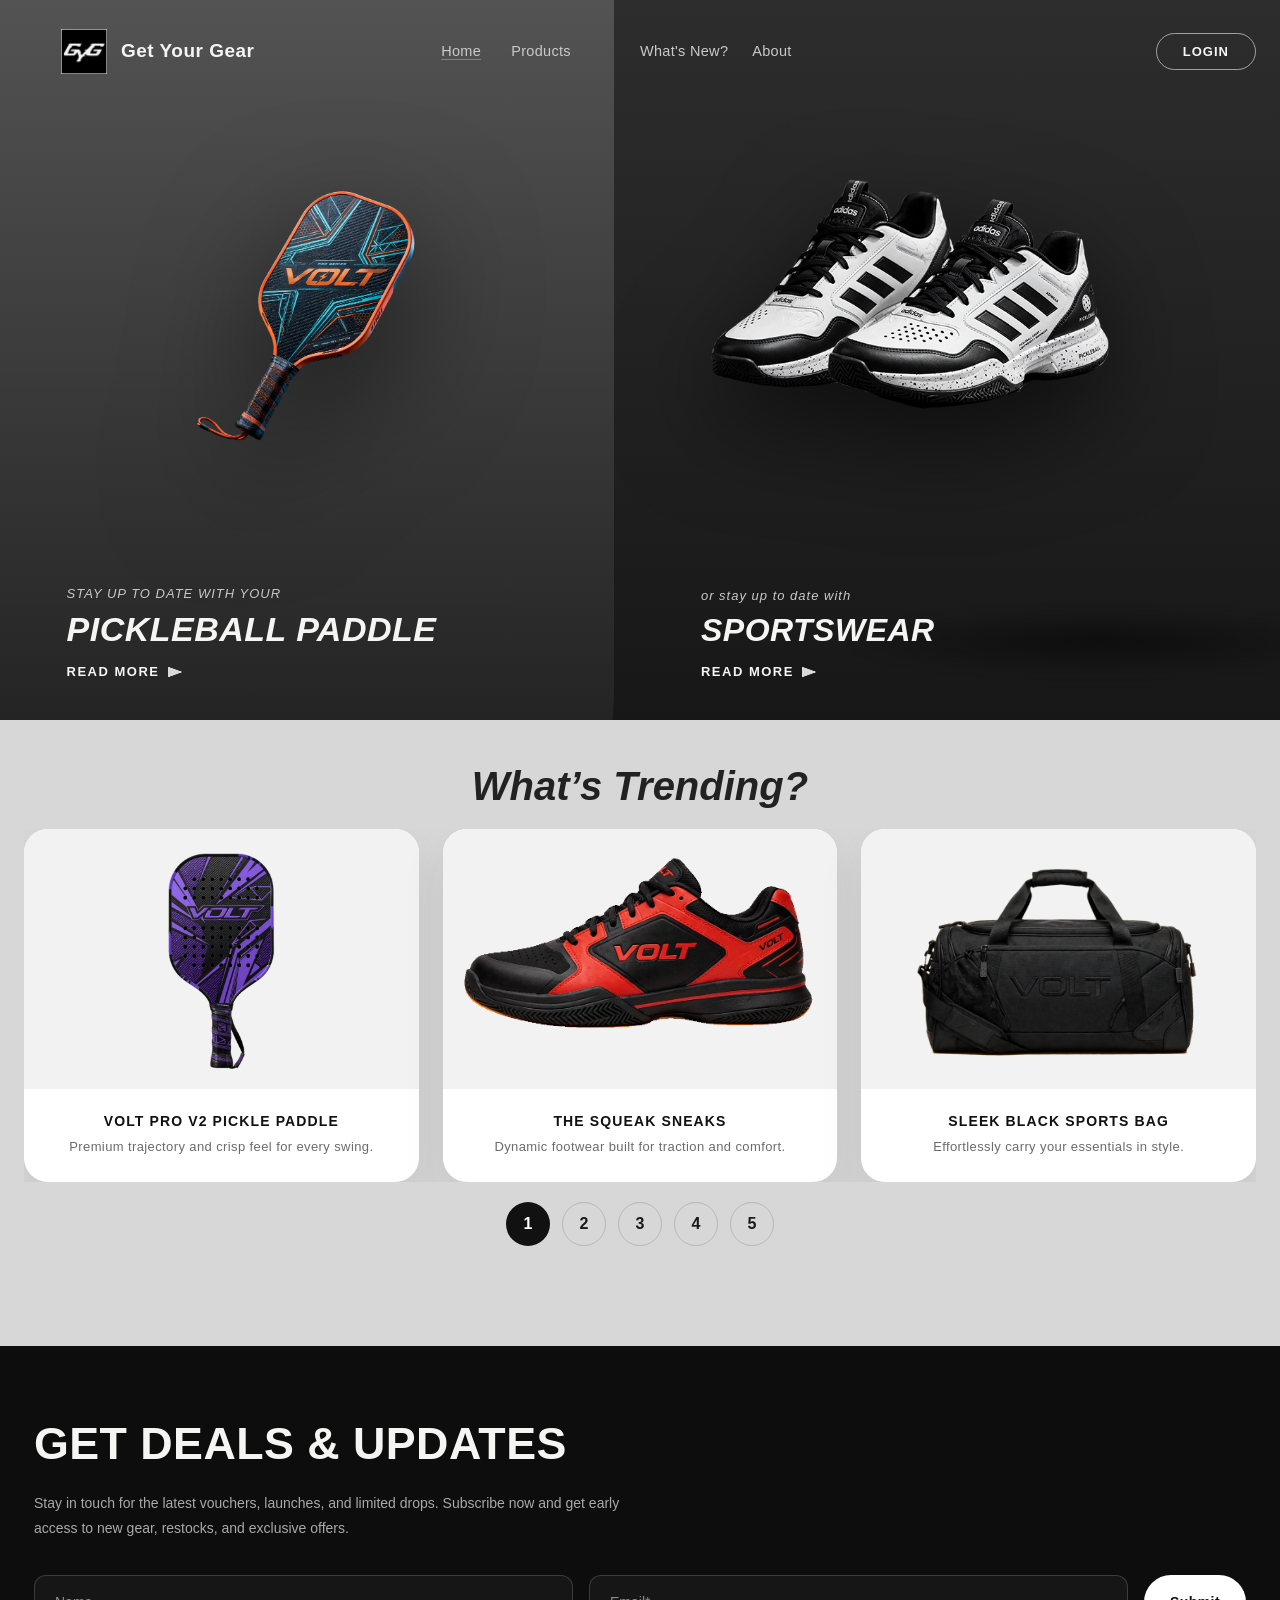
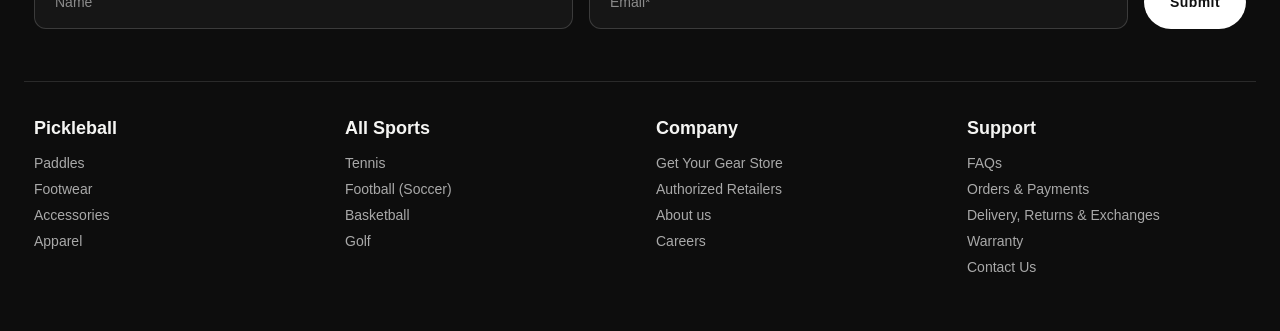
<file: index.html>
<!DOCTYPE html>
<html lang="en">
<head>
<meta charset="UTF-8">
<meta name="viewport" content="width=device-width, initial-scale=1.0">
<title>Get Your Gear</title>
<link rel="stylesheet" href="./css/index.css">
<link rel="stylesheet" href="./css/index-responsive.css">
<link rel="stylesheet" href="./css/slideshow.css">
<link rel="stylesheet" href="./css/footer.css">
</head>
<body>

<div class="hero">
  <nav class="nav">
    <input type="checkbox" id="nav-toggle" class="nav-toggle" aria-label="Toggle navigation">
    <label for="nav-toggle" class="nav-toggle-label">
      <span></span>
      <span></span>
      <span></span>
    </label>
    <div class="nav-left">
      <div class="logo">
        <img class="logo-mark" src="./assets/gyg_logo_2.png" alt="GyG logo">
        <div class="logo-text">Get Your Gear</div>
      </div>
      <div class="nav-links left-links">
        <a href="#">Home</a>
        <a href="Product.html">Products</a>
      </div>
    </div>
    <div class="nav-right">
      <div class="nav-links right-links">
        <a href="#">What's New?</a>
        <a href="#">About</a>
      </div>
      <button class="login-btn">LOGIN</button>
    </div>
  </nav>

  <div class="panel panel-left">
    <div class="paddle-glow"></div>
    <div class="paddle-copy">
      <div class="eyebrow">STAY UP TO DATE WITH YOUR</div>
      <div class="headline">PICKLEBALL <span class="accent">PADDLE</span></div>
      <a class="read-more" href="#">READ MORE
        <img class="read-more-icon" src="./assets/arrr.png" alt="Arrow" width="14" height="10">
      </a>
    </div>
    <div class="paddle-wrap">
      <img src="./assets/hero_paddles.png" alt="Paddle image">
    </div>
  </div>

  <div class="panel panel-right">
    <div class="fs-right floor-shadow"></div>
    <div class="shoe-wrap">
      <img src="./assets/hero_shoes_news.png" alt="Shoe image">
    </div>
    <div class="panel-right-inner">
      <div class="shoe-copy">
        <div class="eyebrow">or stay up to date with</div>
        <div class="headline">SPORTSWEAR</div>
        <a class="read-more" href="#">READ MORE
          <img class="read-more-icon" src="./assets/arrr.png" alt="Arrow" width="14" height="10">
        </a>
      </div>
    </div>
  </div>
</div>

  <section class="slider-section">
    <div class="slider-wrap">
      <div class="slider-title">What’s Trending?</div>

      <div class="slide active">
        <article class="slide-card">
          <img src="./assets/volt_paddle_cutout.png" alt="Volt paddle">
          <div class="slide-card-content">
            <div class="slide-card-title">Volt Pro V2 Pickle Paddle</div>
            <div class="slide-card-subtitle">Premium trajectory and crisp feel for every swing.</div>
          </div>
        </article>
        <article class="slide-card">
          <img src="./assets/volt_shoes_cutout_fina1l.png" alt="Squeak sneaks">
          <div class="slide-card-content">
            <div class="slide-card-title">The Squeak Sneaks</div>
            <div class="slide-card-subtitle">Dynamic footwear built for traction and comfort.</div>
          </div>
        </article>
        <article class="slide-card">
          <img src="./assets/volt_sports_bag_cutout.png" alt="Sports bag">
          <div class="slide-card-content">
            <div class="slide-card-title">Sleek Black Sports Bag</div>
            <div class="slide-card-subtitle">Effortlessly carry your essentials in style.</div>
          </div>
        </article>
      </div>

      <div class="slide">
        <article class="slide-card">
          <img src="./assets/volt_paddle_cutout.png" alt="Volt paddle">
          <div class="slide-card-content">
            <div class="slide-card-title">Volt Pro V2 Pickle Paddle</div>
            <div class="slide-card-subtitle">Fresh new colorway with premium balance.</div>
          </div>
        </article>
        <article class="slide-card">
          <img src="./assets/volt_shoes_cutout_fina1l.png" alt="Squeak sneaks">
          <div class="slide-card-content">
            <div class="slide-card-title">The Squeak Sneaks</div>
            <div class="slide-card-subtitle">Performance shoes with aggressive grip.</div>
          </div>
        </article>
        <article class="slide-card">
          <img src="./assets/volt_sports_bag_cutout.png" alt="Sports bag">
          <div class="slide-card-content">
            <div class="slide-card-title">Sleek Black Sports Bag</div>
            <div class="slide-card-subtitle">Roomy carryall for all your court essentials.</div>
          </div>
        </article>
      </div>

      <div class="slide">
        <article class="slide-card">
          <img src="./assets/volt_paddle_cutout.png" alt="Volt paddle">
          <div class="slide-card-content">
            <div class="slide-card-title">Volt Pro V2 Pickle Paddle</div>
            <div class="slide-card-subtitle">Fresh new colorway with premium balance.</div>
          </div>
        </article>
        <article class="slide-card">
          <img src="./assets/volt_shoes_cutout_fina1l.png" alt="Squeak sneaks">
          <div class="slide-card-content">
            <div class="slide-card-title">The Squeak Sneaks</div>
            <div class="slide-card-subtitle">Performance shoes with aggressive grip.</div>
          </div>
        </article>
        <article class="slide-card">
          <img src="./assets/volt_sports_bag_cutout.png" alt="Sports bag">
          <div class="slide-card-content">
            <div class="slide-card-title">Sleek Black Sports Bag</div>
            <div class="slide-card-subtitle">Roomy carryall for all your court essentials.</div>
          </div>
        </article>
      </div>

      <div class="slide">
        <article class="slide-card">
          <img src="./assets/volt_paddle_cutout.png" alt="Volt paddle">
          <div class="slide-card-content">
            <div class="slide-card-title">Volt Pro V2 Pickle Paddle</div>
            <div class="slide-card-subtitle">Fresh new colorway with premium balance.</div>
          </div>
        </article>
        <article class="slide-card">
          <img src="./assets/volt_shoes_cutout_fina1l.png" alt="Squeak sneaks">
          <div class="slide-card-content">
            <div class="slide-card-title">The Squeak Sneaks</div>
            <div class="slide-card-subtitle">Performance shoes with aggressive grip.</div>
          </div>
        </article>
        <article class="slide-card">
          <img src="./assets/volt_sports_bag_cutout.png" alt="Sports bag">
          <div class="slide-card-content">
            <div class="slide-card-title">Sleek Black Sports Bag</div>
            <div class="slide-card-subtitle">Roomy carryall for all your court essentials.</div>
          </div>
        </article>
      </div>

      <div class="slide">
        <article class="slide-card">
          <img src="./assets/volt_paddle_cutout.png" alt="Volt paddle">
          <div class="slide-card-content">
            <div class="slide-card-title">Volt Pro V2 Pickle Paddle</div>
            <div class="slide-card-subtitle">Fresh new colorway with premium balance.</div>
          </div>
        </article>
        <article class="slide-card">
          <img src="./assets/volt_shoes_cutout_fina1l.png" alt="Squeak sneaks">
          <div class="slide-card-content">
            <div class="slide-card-title">The Squeak Sneaks</div>
            <div class="slide-card-subtitle">Performance shoes with aggressive grip.</div>
          </div>
        </article>
        <article class="slide-card">
          <img src="./assets/volt_sports_bag_cutout.png" alt="Sports bag">
          <div class="slide-card-content">
            <div class="slide-card-title">Sleek Black Sports Bag</div>
            <div class="slide-card-subtitle">Roomy carryall for all your court essentials.</div>
          </div>
        </article>
      </div>

      <div class="slide">
        <article class="slide-card">
          <img src="./assets/volt_paddle_cutout.png" alt="Volt paddle">
          <div class="slide-card-content">
            <div class="slide-card-title">Volt Pro V2 Pickle Paddle</div>
            <div class="slide-card-subtitle">Fresh new colorway with premium balance.</div>
          </div>
        </article>
        <article class="slide-card">
          <img src="./assets/volt_shoes_cutout_fina1l.png" alt="Squeak sneaks">
          <div class="slide-card-content">
            <div class="slide-card-title">The Squeak Sneaks</div>
            <div class="slide-card-subtitle">Performance shoes with aggressive grip.</div>
          </div>
        </article>
        <article class="slide-card">
          <img src="./assets/volt_sports_bag_cutout.png" alt="Sports bag">
          <div class="slide-card-content">
            <div class="slide-card-title">Sleek Black Sports Bag</div>
            <div class="slide-card-subtitle">Roomy carryall for all your court essentials.</div>
          </div>
        </article>
      </div>

      <div class="slider-nav">
        <button class="slider-dot active" type="button">1</button>
        <button class="slider-dot" type="button">2</button>
        <button class="slider-dot" type="button">3</button>
        <button class="slider-dot" type="button">4</button>
        <button class="slider-dot" type="button">5</button>
      </div>
    </div>
  </section>

  <footer class="footer-section">
    <div class="footer-wrap">
      <div class="footer-hero">
        <div class="footer-heading">Get Deals & Updates</div>
        <div class="footer-copy">Stay in touch for the latest vouchers, launches, and limited drops. Subscribe now and get early access to new gear, restocks, and exclusive offers.</div>
        <form class="footer-form" action="#" method="post">
          <input type="text" name="name" placeholder="Name">
          <input type="email" name="email" placeholder="Email*" required>
          <button type="submit">Submit</button>
        </form>
      </div>

      <div class="footer-rule"></div>

      <div class="footer-links-grid">
        <div>
          <div class="footer-column-title">Pickleball</div>
          <div class="footer-link-list">
            <a href="#">Paddles</a>
            <a href="#">Footwear</a>
            <a href="#">Accessories</a>
            <a href="#">Apparel</a>
          </div>
        </div>
        <div>
          <div class="footer-column-title">All Sports</div>
          <div class="footer-link-list">
            <a href="#">Tennis</a>
            <a href="#">Football (Soccer)</a>
            <a href="#">Basketball</a>
            <a href="#">Golf</a>
          </div>
        </div>
        <div>
          <div class="footer-column-title">Company</div>
          <div class="footer-link-list">
            <a href="#">Get Your Gear Store</a>
            <a href="#">Authorized Retailers</a>
            <a href="#">About us</a>
            <a href="#">Careers</a>
          </div>
        </div>
        <div>
          <div class="footer-column-title">Support</div>
          <div class="footer-link-list">
            <a href="#">FAQs</a>
            <a href="#">Orders & Payments</a>
            <a href="#">Delivery, Returns & Exchanges</a>
            <a href="#">Warranty</a>
            <a href="#">Contact Us</a>
          </div>
        </div>
      </div>
    </div>
  </footer>

  <script src="./js/index.js"></script>
  </div>
</html>
</file>
<file: css/index.css>
:root{
  --paddle-bg-1:#3a3d42;
  --paddle-bg-2:#2b2d30;
  --shoe-bg-1:#242527;
  --shoe-bg-2:#161617;
  --orange:#ff6a1a;
  --cyan:#2dd4e8;
  --white:#f5f5f3;
  --dim:#c9c9c6;
}
*{margin:0;padding:0;box-sizing:border-box;}
html,body{width:100%;height:100%;}
body{
  font-family:'Helvetica Neue',Arial,sans-serif;
  background:#1a1a1a;
  overflow-x:hidden;
}
.hero{
  position:relative;
  min-height:80vh;
  display:flex;
  color:var(--white);
}
.hero::before{
  content:"";
  position:absolute;
  inset:0;
  background:none;
  pointer-events:none;
  z-index:5;
}
.panel{
  position:relative;
  flex:1;
  min-height:80vh;
  overflow:hidden;
  display:flex;
  flex-direction:column;
  justify-content:center;
}
.panel-left{
  background:linear-gradient(180deg, #535353 0%, #242424 100%);
  clip-path:polygon(0 0, 100% 0, 92% 100%, 0% 100%);
}
.panel-right{
  background:linear-gradient(180deg, #2D2D2D 0%, #171717 100%);
  margin-left:-4%;
  position:relative;
  padding:0;
}

/* NAV � 3 column grid so the menu sits centered regardless of logo/login width */
.nav{
  position:absolute;
  top:0; left:0; right:0;
  z-index:20;
  display:flex;
  align-items:center;
  justify-content:space-between;
  padding:28px 12px;
}
.nav-toggle {
  position: absolute;
  left: -9999px;
  width: 1px;
  height: 1px;
  opacity: 0;
  pointer-events: none;
}
.nav-left{display:flex;align-items:center;gap:24px; width:44%;}
.nav-links.left-links{margin-left:55%;}
.logo{
  display:flex;align-items:center;gap:14px;
}
.logo-mark{
  width:46px;height:46px;
  display:block;
  object-fit:contain;
  flex-shrink:0;
}
.logo-text{
  font-size:19px;
  font-weight:600;
  letter-spacing:0.5px;
  white-space:nowrap;
}
.nav-center{
  display:none;
}
.nav-links{display:flex;gap:24px;}
.nav-links.left-links a:last-child{margin-left:5%;}
.nav-right{display:flex;align-items:center;justify-content:flex-end;gap:24px; width:50%; position:relative;}
.nav-links.right-links{margin-right:auto; margin-left:0;}

@media (min-width: 981px) and (max-width: 1850px) {
  .nav {
    left: 0;
    right: auto;
    transform: none;
    width: min(55vw, 980px);
    max-width: 980px;
    padding: 28px 24px;
    justify-content: space-between;
  }

  .nav-left,
  .nav-right {
    width: auto;
  }

  .nav-right {
    justify-content: flex-end;
  }

}

.nav-links a{
  color:var(--dim);
  text-decoration:none;
  font-size:14.5px;
  font-weight:500;
  letter-spacing:0.3px;
  white-space:nowrap;
  transition:color 0.2s ease;
}

.nav-links.left-links a:first-child {
  text-decoration: underline;
  text-decoration-color: gray;
  text-underline-offset: 3px;
}

.nav-links a:hover{color:var(--white);}

.login-btn{
  border:1px solid rgba(255,255,255,0.55);
  color:var(--white);
  background:transparent;
  padding:10px 26px;
  border-radius:999px;
  font-size:13px;
  letter-spacing:1px;
  font-weight:600;
  cursor:pointer;
  white-space:nowrap;
  transition:all 0.2s ease;
}
.login-btn:hover{
  background:var(--white);
  color:#111;
}

/* LEFT PANEL CONTENT */
.paddle-copy{
  position:absolute;
  left:10%;
  bottom:40px;
  transform:none;
  z-index:10;
  max-width:380px;
  text-align:left;
  color:var(--white);
  padding-left:0;
}
.eyebrow{
  font-style:italic;
  font-size:13px;
  letter-spacing:1px;
  color:var(--dim);
  margin-bottom:10px;
}
.headline{
  font-size:34px;
  font-weight:800;
  font-style:italic;
  line-height:1.08;
  text-transform:uppercase;
  letter-spacing:0.5px;
}
.headline .accent{color:var(--orange);}
.paddle-copy .headline .accent{color:var(--white);}
.read-more{
  margin-top:16px;
  display:inline-flex;
  align-items:center;
  gap:8px;
  font-size:13px;
  font-weight:700;
  letter-spacing:1.5px;
  color:var(--white);
  text-decoration:none;
  border-bottom:1px solid transparent;
  transition:border-color 0.2s ease;
}
.read-more:hover{border-color:#999;}
.read-more-icon{
  transition:transform 0.2s ease;
}
.read-more:hover .read-more-icon{transform:translateX(4px);}

.paddle-wrap{
  position:absolute;
  left:46%;
  top:44%;
  transform:translate(-50%, -50%);
  width:34%;
  max-width:420px;
  z-index:10;
  filter:drop-shadow(0 40px 60px rgba(0,0,0,0.55));
}
.paddle-wrap img{width:100%;display:block;}
.paddle-glow{
  display:none;
}

/* RIGHT PANEL CONTENT */
.panel-right-inner{
  position:absolute;
  left:10%;
  bottom:40px;
  transform:none;
  display:flex;
  flex-direction:column;
  align-items:flex-start;
  text-align:left;
  max-width:380px;
  padding:0 20px;
  z-index:12;
}
.shoe-wrap{
  position:relative;
  left:44%;
  transform:translateX(-50%);
  top:-82px;
  width:68%;
  max-width:620px;
  z-index:6;
  filter:drop-shadow(0 35px 50px rgba(0,0,0,0.6));
}
.shoe-wrap img{width:100%;display:block;}
.shoe-copy{
  position:relative;
  z-index:10;
  max-width:380px;
  text-align:left;
}
.shoe-copy .eyebrow{font-weight:400;}
.shoe-copy .headline{font-size:32px;}

/* Subtle floor shadow ellipses */
.floor-shadow{
  position:absolute;
  bottom:6%;
  border-radius:50%;
  background:radial-gradient(ellipse at center, rgba(0,0,0,0.45) 0%, transparent 70%);
  z-index:4;
  filter:blur(4px);
}
.fs-right{
  left:34%;
  width:520px;height:70px;
}

@media (max-width: 980px){
  .hero{flex-direction:column;}
  .panel{clip-path:none !important;margin:0 !important;min-height:70vh;}
  .hero::before{display:none;}
  .nav{position:static;display:flex;flex-wrap:wrap;justify-content:space-between;padding:20px 24px;gap:16px;}
  .nav-left,.nav-right{width:auto;flex:1 1 100%;align-items:center;}
  .nav-left{justify-content:flex-start;}
  .nav-right{justify-content:flex-end;}
  .nav-links{flex-wrap:wrap;gap:12px;}
  .nav-links.left-links{margin-left:0;}
  .nav-links.right-links{margin-right:0;}
  .logo-text{font-size:16px;}
  .nav-center{display:none;}
  .paddle-copy{padding-left:20px;padding-top:120px;max-width:100%;}
  .headline{font-size:26px;}
  .paddle-wrap{position:relative;width:80%;margin:20px auto 0;right:auto;top:auto;transform:none;}
  .panel-right-inner{padding:20px;}
  .shoe-wrap{position:relative;width:90%;left:auto;top:auto;margin:0 auto 20px;}
  .shoe-copy{max-width:100%;}
}

@media (max-width: 640px){
  .nav{padding:18px 16px;gap:12px;}
  .logo-text{display:none;}
  .nav-links{gap:10px;}
  .read-more{font-size:12px;}
  .headline{font-size:22px;}
  .paddle-copy{padding-left:16px;padding-top:100px;}
  .panel-right-inner{padding:16px;}
  .shoe-wrap{width:95%;}
}
</file>
<file: css/index-responsive.css>
/* Clean mobile navigation for small screens */

.mobile-menu {
  display: none;
}

@media (max-width: 980px) {
  .hero {
    flex-direction: column;
    min-height: auto;
  }

  .panel {
    clip-path: none !important;
    margin: 0 !important;
    min-height: auto;
    width: 100%;
  }

  .panel-right {
    margin-left: 0;
  }

  .hero::before {
    display: none;
  }

  .nav {
    position: fixed;
    top: 0;
    left: 0;
    right: 0;
    display: flex;
    align-items: center;
    justify-content: center;
    flex-wrap: wrap;
    gap: 12px;
    padding: 12px 14px 12px 16px;
    min-height: 60px;
    width: 100vw;
    background: rgba(0, 0, 0, 1);
    z-index: 1000;
  }

  .nav-toggle {
    position: absolute;
    left: -9999px;
    width: 1px;
    height: 1px;
    padding: 0;
    margin: 0;
    border: 0;
    overflow: hidden;
    opacity: 0;
    pointer-events: none;
  }

  .nav-toggle-label {
    position: absolute;
    top: 16px;
    left: 16px;
    transform: none;
    display: flex !important;
    flex-direction: column;
    align-items: center;
    justify-content: center;
    gap: 6px;
    width: 42px;
    height: 40px;
    padding: 8px;
    border-radius: 999px;
    background: rgba(255, 255, 255, 0.08);
    cursor: pointer;
    z-index: 20;
  }

  .nav-toggle-label span {
    display: block !important;
    width: 22px !important;
    height: 3px !important;
    border-radius: 999px !important;
    background: var(--white) !important;
  }

  .nav-toggle-label span:nth-child(2) {
    width: 22px !important;
  }

  .nav-left {
    display: flex;
    flex-direction: row;
    align-items: center;
    justify-content: center;
    gap: 10px;
    width: 100%;
    min-width: 0;
  }

  .logo {
    display: flex;
    align-items: center;
    justify-content: center;
    gap: 10px;
    width: auto;
    text-align: center;
    margin: 12px auto 0;
  }

  #nav-toggle:checked ~ .nav-left {
    flex-direction: column;
    align-items: stretch;
    width: 100%;
    margin-left: 0;
  }

  #nav-toggle:checked ~ .nav-left .logo {
    margin-top: 16px;
  }

  .nav-right {
    display: none;
    width: 100%;
    flex-direction: column;
    gap: 12px;
    flex-wrap: wrap;
  }

  .nav-links {
    display: none !important;
    flex-direction: column;
    gap: 12px;
    width: 100%;
    align-items: stretch;
  }

  .logo-text {
    display: inline-block !important;
    color: var(--white) !important;
    font-size: 16px;
    line-height: 40px;
    white-space: nowrap;
    text-align: center;
    padding-top: 0;
    margin: 0;
  }

  .logo {
    display: flex;
    align-items: center;
    justify-content: flex-start;
    gap: 10px;
    width: auto;
    text-align: left;
  }

  .login-btn {
    display: none !important;
    width: 100%;
  }

  .nav-links a {
    color: var(--white);
    text-decoration: none;
    font-size: 16px;
    line-height: 1.5;
    padding: 10px 0;
    border-bottom: 1px solid rgba(255, 255, 255, 0.12);
    width: 100%;
    text-align: left;
    padding-left: 0;
    padding-right: 0;
    margin-left: 0 !important;
    margin-right: 0 !important;
    display: block;
  }

  .nav-left .nav-links.left-links a:last-child {
    margin-left: 0 !important;
  }

  #nav-toggle:checked ~ .nav-left .nav-links,
  #nav-toggle:checked ~ .nav-right,
  #nav-toggle:checked ~ .nav-right .nav-links,
  #nav-toggle:checked ~ .nav-right .login-btn {
    display: flex !important;
  }

  #nav-toggle:checked ~ .nav-left .nav-links {
    margin-top: 24px;
    padding-top: 10px;
  }

  .logo-mark {
    display: none !important;
    width: 0;
    height: 0;
  }

  .logo-text {
    display: block !important;
    color: var(--white) !important;
    font-size: 16px;
  }

  /* removed duplicated override to preserve left alignment */

  .paddle-copy {
    position: relative;
    left: auto;
    bottom: auto;
    top: auto;
    transform: none;
    padding: 20px 18px 24px;
    max-width: 100%;
    width: 100%;
    order: 2;
  }

  .headline {
    font-size: 28px;
    line-height: 1.1;
  }

  .paddle-wrap {
    position: relative;
    left: auto;
    top: auto;
    transform: none;
    width: 80%;
    max-width: 420px;
    margin: 24px auto 0;
    order: 1;
  }

  .panel-left {
    display: flex;
    flex-direction: column;
    align-items: center;
  }

  .panel-right-inner {
    position: relative;
    left: auto;
    bottom: auto;
    transform: none;
    display: flex;
    flex-direction: column;
    align-items: flex-start;
    text-align: left;
    padding: 22px 18px 24px;
    width: 100%;
    max-width: 100%;
  }

  .shoe-wrap {
    position: relative;
    left: auto;
    transform: none;
    width: 92%;
    max-width: 620px;
    margin: 24px auto;
  }

  .shoe-copy {
    max-width: 100%;
  }

  .fs-right {
    display: none;
  }
}

/* custom navbar range: 981px to 1850px */
@media (min-width: 981px) and (max-width: 1850px) {
  .nav {
    left: 0;
    right: 0;
    transform: none;
    width: 100%;
    max-width: 1850px;
    padding: 28px 24px;
    justify-content: space-between;
  }

  .nav-left {
    display: flex;
    align-items: center;
    gap: 24px;
    width: 44% !important;
    justify-content: flex-start !important;
    margin-left: 0 !important;
  }

  .nav-right {
    display: flex;
    align-items: center;
    justify-content: flex-end;
    gap: 24px;
    width: 50% !important;
    position: relative;
  }

  .logo {
    display: flex;
    align-items: center;
    gap: 14px;
    justify-content: flex-start !important;
  }


  .nav-links.left-links a:last-child {
    margin-left: 5%;
  }
}


@media (width: 1850px) {
  .nav-links.left-links {
    margin-left: 55%;
  }
}

@media (min-width: 1700px) and (max-width: 1800px) {
  .nav-links.left-links {
    margin-left: 50%;
  }
}

@media (min-width: 1600px) and (max-width: 1700px) {
  .nav-links.left-links {
    margin-left: 48%;
  }
}

@media (min-width: 1400px) and (max-width: 1600px) {
  .nav-links.left-links {
    margin-left: 40%;
  }
}

@media (min-width: 1200px) and (max-width: 1400px) {
  .nav-links.left-links {
    margin-left: 30%;
  }
}

@media (min-width: 1100px) and (max-width: 1200px) {
  .nav-links.left-links {
    margin-left: 20%;
  }
}

@media (min-width: 981px) and (max-width: 1100px) {
  .nav-links.left-links {
    margin-left: 15%;
  }
}
/* 1851px and above fall back to native desktop navbar layout */

@media (max-width: 640px) {
  .nav {
    padding: 0 16px 12px;
    gap: 12px;
  }

  .logo-text {
    font-size: 15px;
  }

  .headline {
    font-size: 24px;
  }

  .paddle-wrap {
    width: 80%;
    max-width: 324px;
    transform: scale(0.9);
  }

  .mobile-menu {
    top: 56px;
    padding: 16px 16px;
  }
}
</file>
<file: css/slideshow.css>
:root {
  --slider-bg: #d7d7d7;
  --slider-card: #ffffff;
  --slider-border: rgba(0, 0, 0, 0.08);
  --slider-text: #1a1a1a;
  --slider-muted: #6b6b6b;
  --orange: #ff6a1a;
}

.slider-section {
  background: var(--slider-bg);
  padding: 24px 24px 40px;
  color: var(--slider-text);
}

.slider-wrap {
  max-width: 1280px;
  margin: 0 auto;
  position: relative;
  min-height: 520px;
  padding: 20px 0 60px;
}

.slider-title {
  font-size: 40px;
  font-style: italic;
  font-weight: 800;
  text-align: center;
  margin-bottom: 20px;
  color: #222;
  position: relative;
  z-index: 2;
}

.slide {
  position: relative;
  display: grid;
  grid-template-columns: repeat(3, minmax(0, 1fr));
  gap: 24px;
  opacity: 0;
  visibility: hidden;
  height: 0;
  overflow: hidden;
  transform: translateY(24px);
  transition: opacity 3s ease, transform 3s ease, height 3s ease;
}

.slide.active {
  opacity: 1;
  visibility: visible;
  height: auto;
  transform: translateY(0);
}

.slide-card {
  background: var(--slider-card);
  border-radius: 24px;
  padding: 0;
  overflow: hidden;
  box-shadow: 0 20px 45px rgba(0, 0, 0, 0.08);
  display: flex;
  flex-direction: column;
}

.slide-card img {
  width: 100%;
  height: 260px;
  object-fit: contain;
  background: #f2f2f2;
}

.slide-card-content {
  padding: 24px 22px 28px;
  text-align: center;
  display: flex;
  flex-direction: column;
  justify-content: center;
  gap: 10px;
}

.slide-card-title {
  font-size: 14px;
  font-weight: 800;
  letter-spacing: 0.08em;
  text-transform: uppercase;
  color: #111;
}

.slide-card-subtitle {
  font-size: 13px;
  color: var(--slider-muted);
  letter-spacing: 0.03em;
}

.slider-nav {
  position: relative;
  z-index: 2;
  margin-top: 20px;
  display: flex;
  justify-content: center;
  gap: 12px;
  flex-wrap: wrap;
}

.slider-dot {
  min-width: 44px;
  height: 44px;
  border-radius: 999px;
  border: 1px solid rgba(0, 0, 0, 0.15);
  background: transparent;
  color: var(--slider-text);
  font-size: 16px;
  font-weight: 700;
  cursor: pointer;
  transition: all 0.2s ease;
}

.slider-dot:hover {
  background: rgba(0, 0, 0, 0.05);
}

.slider-dot.active {
  background: #111;
  color: #fff;
  border-color: transparent;
}

@media (max-width: 980px) {
  .slider-section {
    padding: 64px 20px 80px;
  }

  .slider-title {
    font-size: 34px;
  }

  .slide.active {
    grid-template-columns: repeat(2, minmax(0, 1fr));
  }
}

@media (max-width: 700px) {
  .slider-section {
    padding: 56px 16px 72px;
  }

  .slider-title {
    font-size: 28px;
  }

  .slide.active {
    grid-template-columns: 1fr;
  }

  .slide-card img {
    height: 220px;
  }
}
</file>
<file: css/footer.css>
:root {
  --footer-bg: #0d0d0d;
  --footer-text: #f5f5f3;
  --footer-muted: #a9a9a9;
  --footer-border: rgba(255, 255, 255, 0.12);
  --footer-accent: #ffffff;
  --footer-button: #ffffff;
  --footer-button-text: #111111;
}

.footer-section {
  background: var(--footer-bg);
  color: var(--footer-text);
  padding: 72px 24px 56px;
}

.footer-wrap {
  max-width: 1280px;
  margin: 0 auto;
}

.footer-hero {
  display: grid;
  gap: 22px;
  justify-items: start;
  padding: 0 10px;
}

.footer-heading {
  font-size: clamp(32px, 3.5vw, 48px);
  font-weight: 800;
  letter-spacing: 0.01em;
  text-transform: uppercase;
}

.footer-copy {
  max-width: 620px;
  color: var(--footer-muted);
  font-size: 14px;
  line-height: 1.8;
}

.footer-form {
  display: grid;
  grid-template-columns: minmax(200px, 1fr) minmax(220px, 1fr) auto;
  gap: 16px;
  width: 100%;
  margin-top: 12px;
}

.footer-form input {
  border: 1px solid rgba(255, 255, 255, 0.16);
  border-radius: 12px;
  background: rgba(255, 255, 255, 0.04);
  color: var(--footer-text);
  padding: 18px 20px;
  font-size: 14px;
}

.footer-form input::placeholder {
  color: rgba(255, 255, 255, 0.5);
}

.footer-form button {
  border: none;
  border-radius: 999px;
  background: var(--footer-button);
  color: var(--footer-button-text);
  font-size: 14px;
  font-weight: 700;
  letter-spacing: 0.03em;
  padding: 16px 26px;
  cursor: pointer;
  transition: transform 0.2s ease, box-shadow 0.2s ease;
}

.footer-form button:hover {
  transform: translateY(-1px);
  box-shadow: 0 16px 30px rgba(0, 0, 0, 0.15);
}

.footer-rule {
  border-top: 1px solid var(--footer-border);
  margin: 52px 0 36px;
}

.footer-links-grid {
  display: grid;
  grid-template-columns: repeat(4, minmax(0, 1fr));
  gap: 32px;
  padding: 0 10px;
}

.footer-column-title {
  font-size: 18px;
  font-weight: 700;
  margin-bottom: 16px;
}

.footer-link-list {
  display: grid;
  gap: 10px;
}

.footer-link-list a {
  color: var(--footer-muted);
  text-decoration: none;
  font-size: 14px;
  transition: color 0.2s ease;
}

.footer-link-list a:hover {
  color: var(--footer-text);
}

@media (max-width: 980px) {
  .footer-section {
    padding: 60px 20px 48px;
  }

  .footer-form {
    grid-template-columns: 1fr;
  }

  .footer-links-grid {
    grid-template-columns: repeat(2, minmax(0, 1fr));
  }
}

@media (max-width: 640px) {
  .footer-section {
    padding: 48px 16px 40px;
  }

  .footer-form {
    gap: 12px;
  }

  .footer-links-grid {
    grid-template-columns: 1fr;
  }
}
</file>
